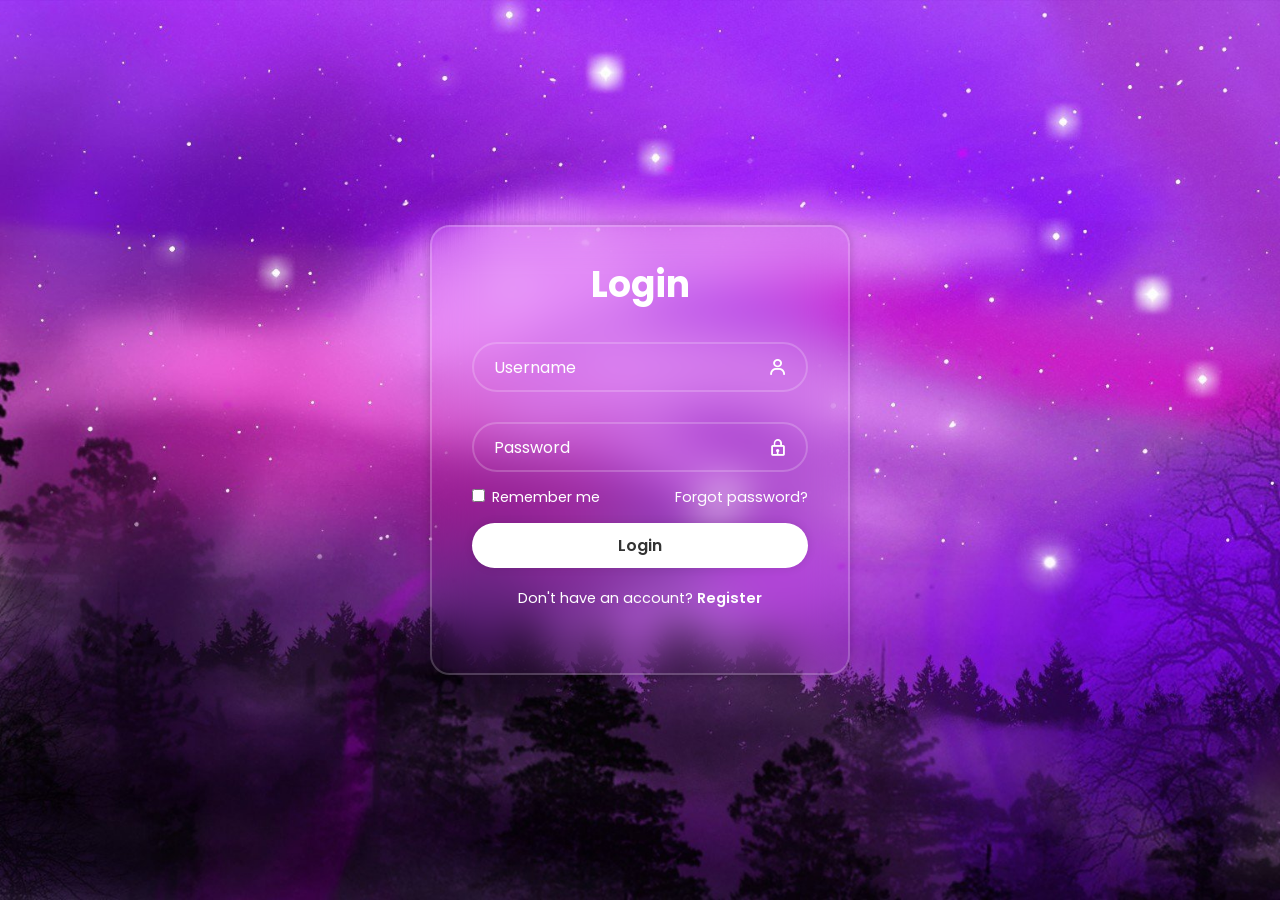
<file: index.html>
<!DOCTYPE html>
<html lang="en">

<head>
    <meta charset="UTF-8">
    <meta name="viewport" content="width=device-width, initial-scale=1.0">
    <title>Login</title>
    <link rel="stylesheet" href="style.css">
    <link href="https://unpkg.com/boxicons@2.1.4/css/boxicons.min.css" rel="stylesheet">

    <!-- ↓↓↓ ВОТ ЭТОТ СКРИПТ ↓↓↓ -->
    <script>
        // Если пользователь уже вошёл — сразу на главную
        if (localStorage.getItem('username')) {
            window.location.replace('dashboard.html');
        }
    </script>
</head>

<body>
    <div class="wrapper">
        <form id="loginForm" action="dashboard.html">
            <h1>Login</h1>
            <div class="input-box">
                <input type="text" id="username" placeholder="Username" required>
                <i class="bx bx-user"></i>
            </div>

            <div class="input-box">
                <input type="password" placeholder="Password" required>
                <i class="bx bx-lock"></i>
            </div>

            <div class="remember-forgot">
                <label><input type="checkbox"> Remember me</label>
                <a href="#">Forgot password?</a>
            </div>

            <button type="submit" class="btn">Login</button>

            <div class="register-link">
                <p>Don't have an account? <a href="#">Register</a></p>
            </div>
        </form>
    </div>

    <script>
        const form = document.getElementById('loginForm');
        form.addEventListener('submit', function(e) {
            e.preventDefault();
            const username = document.getElementById('username').value.trim();
            if (username) {
                localStorage.setItem('username', username);
                window.location.href = 'dashboard.html';
            }
        });
    </script>
</body>

</html>
</file>
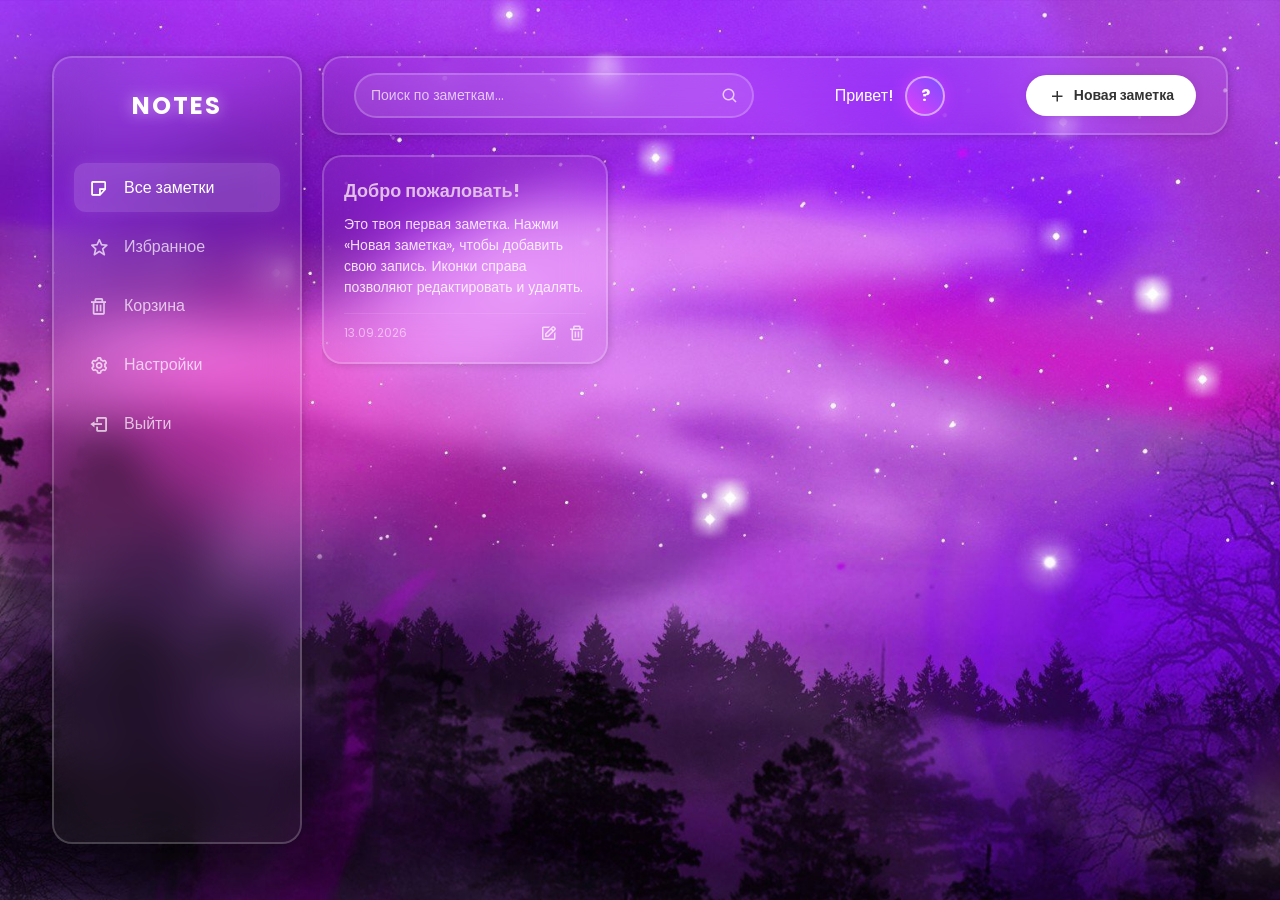
<file: dashboard.html>
<!DOCTYPE html>
<html lang="ru">

<head>
    <meta charset="UTF-8">
    <meta name="viewport" content="width=device-width, initial-scale=1.0">
    <title>Мои заметки</title>
    <link rel="stylesheet" href="style.css">
    <link href="https://unpkg.com/boxicons@2.1.4/css/boxicons.min.css" rel="stylesheet">
</head>

<body>
    <div class="dashboard-container">
        <!-- Боковое меню -->
        <aside class="sidebar">
            <div class="logo">NOTES</div>
            <ul>
                <li><a href="#" class="active"><i class='bx bx-note'></i> Все заметки</a></li>
                <li><a href="#"><i class='bx bx-star'></i> Избранное</a></li>
                <li><a href="#"><i class='bx bx-trash'></i> Корзина</a></li>
                <li><a href="#"><i class='bx bx-cog'></i> Настройки</a></li>
                <li><a href="#" id="logoutBtn"><i class='bx bx-log-out'></i> Выйти</a></li>
            </ul>
        </aside>

        <!-- Основной контент -->
        <main class="main-content">
            <!-- Верхняя панель -->
            <header class="top-bar">
                <div class="search-box">
                    <input type="text" id="searchInput" placeholder="Поиск по заметкам...">
                    <i class='bx bx-search'></i>
                </div>
                <div class="user-info">
                    <span id="greeting">Привет!</span>
                    <div class="avatar" id="avatar">?</div>
                </div>
                <button class="add-note-btn" id="addNoteBtn">
                    <i class='bx bx-plus'></i> Новая заметка
                </button>
            </header>

            <!-- Сетка заметок -->
            <div class="notes-grid" id="notesGrid">
                <!-- Пример заметки -->
                <div class="note-card">
                    <h3>Добро пожаловать!</h3>
                    <p>Это твоя первая заметка. Нажми «Новая заметка», чтобы добавить свою запись. Иконки справа позволяют редактировать и удалять.</p>
                    <div class="note-footer">
                        <span>13.09.2026</span>
                        <div class="note-actions">
                            <i class='bx bx-edit'></i>
                            <i class='bx bx-trash'></i>
                        </div>
                    </div>
                </div>
            </div>
        </main>
    </div>

    <!-- Модальное окно для создания/редактирования заметки -->
    <div class="modal" id="noteModal">
        <div class="modal-content">
            <h2 id="modalTitle">Новая заметка</h2>
            <input type="text" id="noteTitle" placeholder="Заголовок">
            <textarea id="noteText" placeholder="Текст заметки..."></textarea>
            <div class="modal-buttons">
                <button class="cancel-btn" id="cancelBtn">Отмена</button>
                <button class="save-btn" id="saveBtn">Сохранить</button>
            </div>
        </div>
    </div>

    <script>
        /* ================== ПРИВЕТСТВИЕ ПОЛЬЗОВАТЕЛЯ ================== */
        const savedName = localStorage.getItem('username');
        const greeting = document.getElementById('greeting');
        const avatar = document.getElementById('avatar');

        if (savedName) {
            greeting.textContent = `Привет, ${savedName}!`;
            avatar.textContent = savedName.charAt(0).toUpperCase();
        } else {
            greeting.textContent = 'Привет!';
            avatar.textContent = '?';
        }

        /* ================== ВЫХОД ================== */
        document.getElementById('logoutBtn').addEventListener('click', function(e) {
            e.preventDefault();
            localStorage.removeItem('username');
            window.location.href = 'index.html';
        });

        /* ================== МОДАЛЬНОЕ ОКНО ================== */
        const modal = document.getElementById('noteModal');
        const modalTitle = document.getElementById('modalTitle');
        const addNoteBtn = document.getElementById('addNoteBtn');
        const cancelBtn = document.getElementById('cancelBtn');
        const saveBtn = document.getElementById('saveBtn');
        const notesGrid = document.getElementById('notesGrid');
        const noteTitle = document.getElementById('noteTitle');
        const noteText = document.getElementById('noteText');

        let editingCard = null; // Если редактируем существующую заметку

        // Открыть окно для новой заметки
        addNoteBtn.addEventListener('click', () => {
            editingCard = null;
            modalTitle.textContent = 'Новая заметка';
            noteTitle.value = '';
            noteText.value = '';
            modal.classList.add('active');
        });

        // Закрыть окно
        cancelBtn.addEventListener('click', () => {
            modal.classList.remove('active');
        });

        // Сохранить (создать или обновить)
        saveBtn.addEventListener('click', () => {
            const title = noteTitle.value.trim();
            const text = noteText.value.trim();

            if (!title || !text) {
                alert('Заполни заголовок и текст заметки.');
                return;
            }

            if (editingCard) {
                // Редактирование
                editingCard.querySelector('h3').textContent = title;
                editingCard.querySelector('p').textContent = text;
                editingCard.querySelector('.note-footer span').textContent =
                    new Date().toLocaleDateString('ru-RU');
            } else {
                // Создание новой
                const date = new Date().toLocaleDateString('ru-RU');
                const noteCard = document.createElement('div');
                noteCard.className = 'note-card';
                noteCard.innerHTML = `
                    <h3>${title}</h3>
                    <p>${text}</p>
                    <div class="note-footer">
                        <span>${date}</span>
                        <div class="note-actions">
                            <i class='bx bx-edit'></i>
                            <i class='bx bx-trash'></i>
                        </div>
                    </div>
                `;
                notesGrid.prepend(noteCard);
            }

            modal.classList.remove('active');
        });

        /* ================== ДЕЙСТВИЯ С ЗАМЕТКАМИ (делегирование) ================== */
        notesGrid.addEventListener('click', (e) => {
            const card = e.target.closest('.note-card');
            if (!card) return;

            // Удалить
            if (e.target.classList.contains('bx-trash')) {
                if (confirm('Удалить заметку?')) {
                    card.remove();
                }
            }

            // Редактировать
            if (e.target.classList.contains('bx-edit')) {
                editingCard = card;
                modalTitle.textContent = 'Редактировать заметку';
                noteTitle.value = card.querySelector('h3').textContent;
                noteText.value = card.querySelector('p').textContent;
                modal.classList.add('active');
            }
        });

        /* ================== ПОИСК ================== */
        document.getElementById('searchInput').addEventListener('input', function() {
            const query = this.value.toLowerCase();
            document.querySelectorAll('.note-card').forEach(card => {
                const title = card.querySelector('h3').textContent.toLowerCase();
                const text = card.querySelector('p').textContent.toLowerCase();
                card.style.display = (title.includes(query) || text.includes(query)) ? '' : 'none';
            });
        });
    </script>
</body>

</html>
</file>
<file: style.css>
@import url('https://fonts.googleapis.com/css2?family=Poppins:wght@300;400;500;600;700;800;900&display=swap');
* {
    margin: 0;
    padding: 0;
    box-sizing: border-box;
    font-family: "Poppins", sans-serif;
}

body {
    display: flex;
    justify-content: center;
    align-items: center;
    min-height: 100vh;
    background: url("img.png") no-repeat center center fixed;
    background-size: cover;
    color: #fff;
}


/* ==================== СТРАНИЦА ВХОДА ==================== */

.wrapper {
    width: 420px;
    height: 450px;
    border: 2px solid rgba(255, 255, 255, .2);
    border-radius: 20px;
    padding: 30px 40px;
    backdrop-filter: blur(20px);
    box-shadow: 0 0 10px rgba(0, 0, 0, .2);
}

.wrapper h1 {
    font-size: 36px;
    text-align: center;
}

.wrapper .input-box {
    position: relative;
    width: 100%;
    height: 50px;
    margin: 30px 0;
}

.input-box input {
    width: 100%;
    height: 100%;
    background: transparent;
    border: 2px solid rgba(255, 255, 255, .2);
    outline: none;
    border-radius: 40px;
    font-size: 16px;
    color: #fff;
    padding: 20px 45px 20px 20px;
}

.input-box input::placeholder {
    color: #fff;
}

.input-box i {
    position: absolute;
    right: 20px;
    top: 50%;
    transform: translateY(-50%);
    font-size: 20px;
}

.wrapper .remember-forgot {
    display: flex;
    justify-content: space-between;
    font-size: 14.5px;
    margin: -15px 0 15px;
}

.remember-forgot label input {
    accent-color: #fff;
    margin-right: 3px;
}

.remember-forgot a {
    color: #fff;
    text-decoration: none;
}

.remember-forgot a:hover {
    text-decoration: underline;
}

.wrapper .btn {
    width: 100%;
    height: 45px;
    background: #fff;
    border: none;
    outline: none;
    border-radius: 40px;
    box-shadow: 0 0 10px rgba(0, 0, 0, .1);
    cursor: pointer;
    font-size: 16px;
    color: #333;
    font-weight: 600;
}

.wrapper .register-link {
    font-size: 14.5px;
    text-align: center;
    margin: 20px 0 15px;
}

.register-link p a {
    color: #fff;
    text-decoration: none;
    font-weight: 600;
}

.register-link p a:hover {
    text-decoration: underline;
}


/* ==================== ГЛАВНАЯ СТРАНИЦА (ЗАМЕТКИ) ==================== */

.dashboard-container {
    width: 95%;
    max-width: 1300px;
    height: 92vh;
    display: flex;
    gap: 20px;
    padding: 20px;
}


/* --- Боковое меню --- */

.sidebar {
    width: 250px;
    height: 100%;
    background: rgba(255, 255, 255, 0.05);
    backdrop-filter: blur(20px);
    -webkit-backdrop-filter: blur(20px);
    border: 2px solid rgba(255, 255, 255, .2);
    border-radius: 20px;
    padding: 30px 20px;
    display: flex;
    flex-direction: column;
    box-shadow: 0 0 10px rgba(0, 0, 0, .2);
    flex-shrink: 0;
}

.sidebar .logo {
    font-size: 24px;
    font-weight: 700;
    text-align: center;
    margin-bottom: 40px;
    letter-spacing: 2px;
    text-shadow: 0 0 15px rgba(255, 255, 255, 0.5);
}

.sidebar ul {
    list-style: none;
    flex-grow: 1;
}

.sidebar ul li {
    margin-bottom: 10px;
}

.sidebar ul li a {
    display: flex;
    align-items: center;
    gap: 15px;
    color: rgba(255, 255, 255, 0.7);
    text-decoration: none;
    padding: 12px 15px;
    border-radius: 12px;
    transition: all 0.3s ease;
    font-size: 16px;
}

.sidebar ul li a:hover,
.sidebar ul li a.active {
    background: rgba(255, 255, 255, 0.15);
    color: #fff;
    box-shadow: 0 0 15px rgba(255, 255, 255, 0.1);
}

.sidebar ul li a i {
    font-size: 20px;
}


/* --- Основной контент --- */

.main-content {
    flex-grow: 1;
    display: flex;
    flex-direction: column;
    gap: 20px;
    height: 100%;
    min-width: 0;
}


/* --- Верхняя панель --- */

.top-bar {
    background: rgba(255, 255, 255, 0.05);
    backdrop-filter: blur(20px);
    -webkit-backdrop-filter: blur(20px);
    border: 2px solid rgba(255, 255, 255, .2);
    border-radius: 20px;
    padding: 15px 30px;
    display: flex;
    justify-content: space-between;
    align-items: center;
    gap: 20px;
    box-shadow: 0 0 10px rgba(0, 0, 0, .2);
    flex-wrap: wrap;
}

.top-bar .search-box {
    position: relative;
    flex: 1;
    min-width: 200px;
    max-width: 400px;
}

.top-bar .search-box input {
    width: 100%;
    padding: 10px 40px 10px 15px;
    background: rgba(255, 255, 255, 0.1);
    border: 2px solid rgba(255, 255, 255, .2);
    border-radius: 40px;
    color: #fff;
    outline: none;
    font-size: 14px;
}

.top-bar .search-box input::placeholder {
    color: rgba(255, 255, 255, 0.7);
}

.top-bar .search-box i {
    position: absolute;
    right: 15px;
    top: 50%;
    transform: translateY(-50%);
    color: rgba(255, 255, 255, 0.7);
    font-size: 18px;
}

.user-info {
    display: flex;
    align-items: center;
    gap: 12px;
    font-weight: 500;
    white-space: nowrap;
}

.avatar {
    width: 40px;
    height: 40px;
    border-radius: 50%;
    background: linear-gradient(45deg, #e040fb, #7c4dff);
    border: 2px solid rgba(255, 255, 255, 0.5);
    box-shadow: 0 0 15px rgba(224, 64, 251, 0.6);
    display: flex;
    align-items: center;
    justify-content: center;
    font-weight: 700;
    font-size: 16px;
    color: #fff;
    flex-shrink: 0;
}


/* --- Кнопка "Новая заметка" --- */

.add-note-btn {
    display: flex;
    align-items: center;
    gap: 8px;
    background: #fff;
    color: #333;
    border: none;
    padding: 10px 22px;
    border-radius: 40px;
    font-weight: 600;
    font-size: 14px;
    cursor: pointer;
    transition: all 0.3s ease;
    box-shadow: 0 0 10px rgba(0, 0, 0, .1);
    white-space: nowrap;
}

.add-note-btn:hover {
    background: #e1bee7;
    box-shadow: 0 0 20px rgba(224, 64, 251, 0.7);
    transform: translateY(-2px);
}

.add-note-btn i {
    font-size: 18px;
}


/* --- Сетка заметок --- */

.notes-grid {
    display: grid;
    grid-template-columns: repeat(auto-fill, minmax(260px, 1fr));
    gap: 20px;
    flex-grow: 1;
    overflow-y: auto;
    padding-right: 8px;
    align-content: start;
}


/* --- Карточка заметки --- */

.note-card {
    background: rgba(255, 255, 255, 0.05);
    backdrop-filter: blur(20px);
    -webkit-backdrop-filter: blur(20px);
    border: 2px solid rgba(255, 255, 255, .2);
    border-radius: 20px;
    padding: 20px;
    box-shadow: 0 0 10px rgba(0, 0, 0, .2);
    transition: transform 0.3s ease, background 0.3s ease, box-shadow 0.3s ease;
    display: flex;
    flex-direction: column;
    min-height: 180px;
    word-wrap: break-word;
}

.note-card:hover {
    transform: translateY(-5px);
    background: rgba(255, 255, 255, 0.1);
    box-shadow: 0 10px 25px rgba(0, 0, 0, 0.3);
}

.note-card h3 {
    font-size: 18px;
    margin-bottom: 10px;
    color: #e1bee7;
    word-wrap: break-word;
}

.note-card p {
    color: rgba(255, 255, 255, 0.85);
    line-height: 1.5;
    font-size: 14px;
    flex-grow: 1;
    margin-bottom: 15px;
    word-wrap: break-word;
    white-space: pre-wrap;
}

.note-card .note-footer {
    display: flex;
    justify-content: space-between;
    align-items: center;
    font-size: 12px;
    color: rgba(255, 255, 255, 0.5);
    border-top: 1px solid rgba(255, 255, 255, 0.1);
    padding-top: 10px;
}

.note-actions {
    display: flex;
    gap: 10px;
}

.note-actions i {
    cursor: pointer;
    font-size: 18px;
    transition: color 0.3s, transform 0.3s;
    color: rgba(255, 255, 255, 0.7);
}

.note-actions i:hover {
    transform: scale(1.15);
}

.note-actions .bx-edit:hover {
    color: #e040fb;
}

.note-actions .bx-trash:hover {
    color: #ff5252;
}


/* ==================== МОДАЛЬНОЕ ОКНО ==================== */

.modal {
    display: none;
    position: fixed;
    top: 0;
    left: 0;
    width: 100%;
    height: 100%;
    background: rgba(0, 0, 0, 0.5);
    backdrop-filter: blur(8px);
    -webkit-backdrop-filter: blur(8px);
    justify-content: center;
    align-items: center;
    z-index: 1000;
    padding: 20px;
}

.modal.active {
    display: flex;
}

.modal-content {
    background: rgba(50, 20, 80, 0.5);
    backdrop-filter: blur(30px);
    -webkit-backdrop-filter: blur(30px);
    border: 2px solid rgba(255, 255, 255, .3);
    border-radius: 20px;
    padding: 30px;
    width: 100%;
    max-width: 500px;
    box-shadow: 0 0 40px rgba(0, 0, 0, .5);
    animation: modalAppear 0.3s ease;
}

@keyframes modalAppear {
    from {
        opacity: 0;
        transform: scale(0.9);
    }
    to {
        opacity: 1;
        transform: scale(1);
    }
}

.modal-content h2 {
    margin-bottom: 20px;
    text-align: center;
    font-size: 24px;
    color: #e1bee7;
}

.modal-content input,
.modal-content textarea {
    width: 100%;
    padding: 15px;
    margin-bottom: 15px;
    background: rgba(255, 255, 255, 0.1);
    border: 2px solid rgba(255, 255, 255, .2);
    border-radius: 15px;
    color: #fff;
    outline: none;
    font-size: 15px;
    font-family: "Poppins", sans-serif;
    resize: none;
    transition: border-color 0.3s;
}

.modal-content input:focus,
.modal-content textarea:focus {
    border-color: rgba(224, 64, 251, 0.8);
    box-shadow: 0 0 15px rgba(224, 64, 251, 0.3);
}

.modal-content textarea {
    height: 150px;
}

.modal-content input::placeholder,
.modal-content textarea::placeholder {
    color: rgba(255, 255, 255, 0.6);
}

.modal-buttons {
    display: flex;
    justify-content: flex-end;
    gap: 15px;
    margin-top: 10px;
}

.modal-buttons button {
    padding: 10px 25px;
    border-radius: 40px;
    border: none;
    cursor: pointer;
    font-weight: 600;
    font-size: 14px;
    font-family: "Poppins", sans-serif;
    transition: all 0.3s;
}

.modal-buttons .cancel-btn {
    background: transparent;
    color: #fff;
    border: 2px solid rgba(255, 255, 255, .3);
}

.modal-buttons .cancel-btn:hover {
    background: rgba(255, 255, 255, 0.15);
}

.modal-buttons .save-btn {
    background: #fff;
    color: #333;
}

.modal-buttons .save-btn:hover {
    background: #e1bee7;
    box-shadow: 0 0 20px rgba(224, 64, 251, 0.6);
}


/* ==================== СКРОЛЛБАР ==================== */

::-webkit-scrollbar {
    width: 8px;
}

::-webkit-scrollbar-track {
    background: rgba(255, 255, 255, 0.05);
    border-radius: 10px;
}

::-webkit-scrollbar-thumb {
    background: rgba(255, 255, 255, 0.25);
    border-radius: 10px;
}

::-webkit-scrollbar-thumb:hover {
    background: rgba(255, 255, 255, 0.4);
}


/* ==================== АДАПТИВ ==================== */

@media (max-width: 900px) {
    .dashboard-container {
        flex-direction: column;
        height: auto;
        padding: 10px;
    }
    .sidebar {
        width: 100%;
        height: auto;
        padding: 20px;
    }
    .sidebar .logo {
        margin-bottom: 20px;
    }
    .sidebar ul {
        display: flex;
        flex-wrap: wrap;
        gap: 8px;
    }
    .sidebar ul li {
        margin-bottom: 0;
        flex: 1;
        min-width: 120px;
    }
    .notes-grid {
        grid-template-columns: 1fr;
    }
    .top-bar {
        flex-direction: column;
        align-items: stretch;
    }
    .top-bar .search-box {
        max-width: 100%;
    }
    .user-info {
        justify-content: center;
    }
}
</file>
